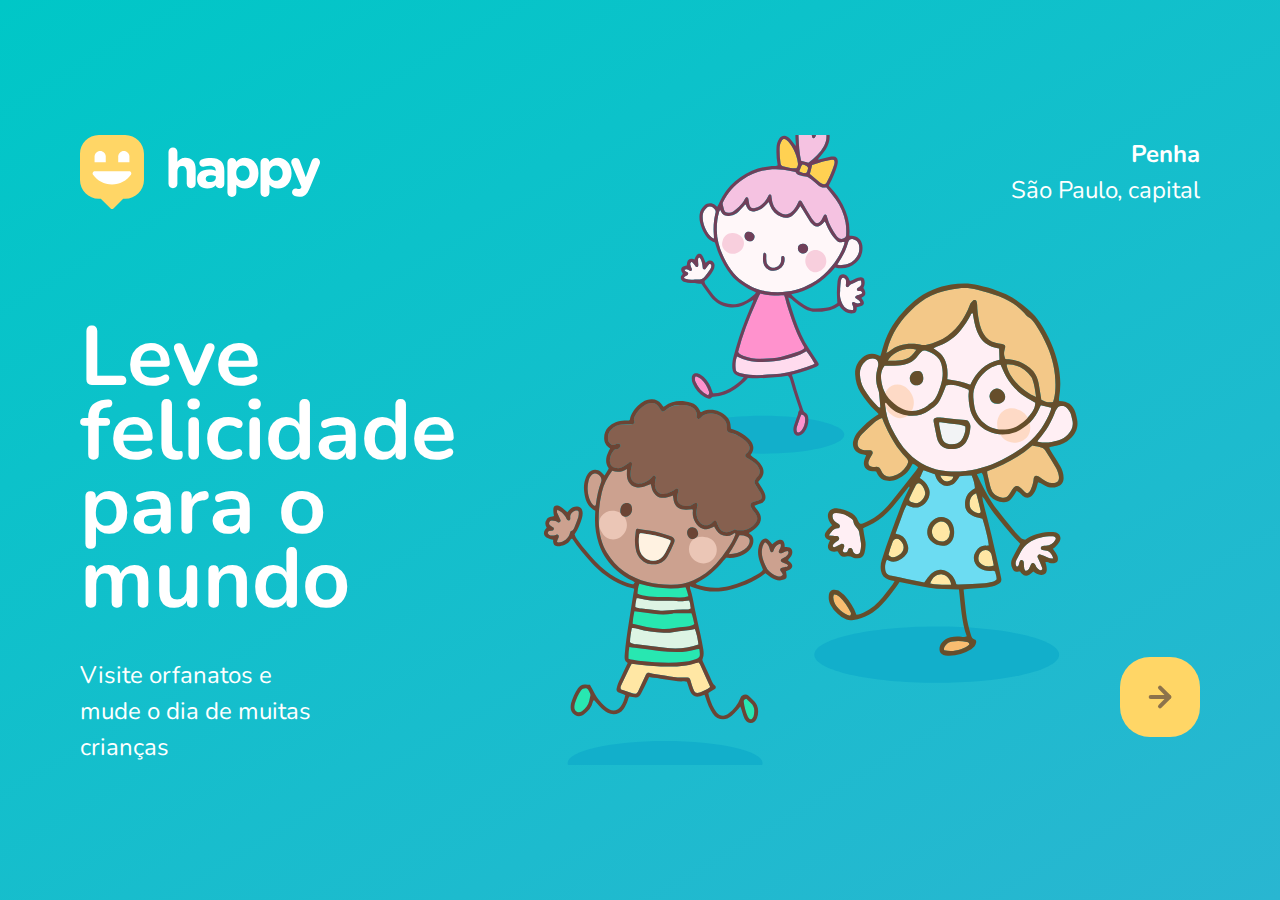
<file: index.html>
<!DOCTYPE html>
<html lang="pt-br">

<head>
    <meta charset="UTF-8">
    <meta name="viewport" content="width=device-width, initial-scale=1.0">
    <title>Happy</title>

    <link rel="icon" href="./public/images/logo-icon.png">

    <link rel="stylesheet" href="./public/css/main.css">
    <link rel="stylesheet" href="./public/css/animations.css">
    <link rel="stylesheet" href="./public/css/page-landing.css">

    <!-- Google fonts - Nunito -->
    <link href="https://fonts.googleapis.com/css2?family=Nunito:wght@400;600;800&display=swap" rel="stylesheet">
</head>

<body>
    <div id="page-landing">

        <section id="container">
            <header>
                <img class="animation-up" id="logo" src="./public/images/logo.svg" alt="Logo do Happy">

                <div class="location animation-up">
                    <strong>Penha</strong>
                    <p>São Paulo, capital</p>
                </div>
            </header>

            <main>
                <h1 class="animation-up">Leve felicidade para o mundo</h1>

                <section class="visit">
                    <p class="animation-up">Visite orfanatos e mude o dia de muitas crianças</p>

                    <a href="#" title="Visite orfanatos" class="animation-up">
                        <img src="./public/images/arrow.svg" alt="Ir para o mapa">
                    </a>
                </section>
            </main>
        </section>
    </div>
</body>

</html>
</file>
<file: public/css/main.css>
* {
    margin: 0;
    padding: 0;
    box-sizing: border-box;
}

:root {
    font-size: 62.5%;
}

body, input, button, textarea {
    font: 400 1.8rem/1 'Nunito', sans-serif;
}

body {
    height: 100vh;
    color: #ffffff;
}
</file>
<file: public/css/animations.css>
@keyframes up {

    from {
        opacity: 0;
        transform: translateY(16px);
    }

    to {
        opacity: 1;
        transform: translateY(0);
    }
}

@keyframes right {

    from {
        transform: translateX(-100%);
    }

    to {
        transform: translateX(0);
    }
}

@keyframes appear {

    from {
        opacity: 0;
    }

    to {
        opacity: 1;
    }
}

.animation-up {
    animation-name: up;
    animation-duration: 300ms;
    animation-fill-mode: backwards;
}

.animation-right {
    animation-name: right;
    animation-duration: 0.4s;
}

.animation-appear {
    animation-name: appear;
    animation-duration: 1s;
    animation-fill-mode: backwards;
}
</file>
<file: public/css/page-landing.css>
#page-landing {
    min-height: 100vh;
    background: linear-gradient(329.54deg, #29b6d1 0%, #00c7c7 100%) no-repeat;
    text-align: center;

    display: flex;
}

#container {
    width: min(90%, 112rem);
    margin: auto;
}

#logo {
    animation-delay: 50ms;
}

.location, h1, .visit p {
    height: 16vh;
}

.location {
    animation-delay: 150ms;
}

main h1 {
    animation-delay: 250ms;
    font-size: clamp(4rem, 8vw, 8.4rem);
}

.visit p {
    animation-delay: 350ms;
}

.visit a {
    animation-delay: 450ms;
}

.visit a {
    width: 8rem;
    height: 8rem;
    background-color: #ffd666;

    border: none;
    border-radius: 3rem;

    display: flex;
    align-items: center;
    justify-content: center;

    margin: 0 auto;
    transition: background 0.3s;
}

.visit a:hover {
    background-color: #96feff;
}

/* Desktop version */
@media screen and (min-width: 760px) {

    #container {
        background: url("../images/bg.svg") no-repeat;
        background-position: 80% center;
        background-size: clamp(20rem, 43vw, 56rem);
    }

    header {
        display: flex;
        align-items: center;
        justify-content: space-between;
    }

    .location, h1, .visit p {
        height: initial;
        text-align: initial;
    }

    .location {
        text-align: right;
        font-size: 2.4rem;
        line-height: 1.5;
    }

    main h1 {
        font-weight: bold;
        line-height: .88;
        width: min(300px, 80%);

        margin: clamp(10%, 9vh, 12%) 0 4rem;
    }

    .visit {
        display: flex;
        justify-content: space-between;
    }

    .visit p {
        font-size: 2.4rem;
        line-height: 1.5;
        width: clamp(20rem, 20vw, 30rem);
    }

    .visit a {
        margin: initial;
    }

}
</file>
